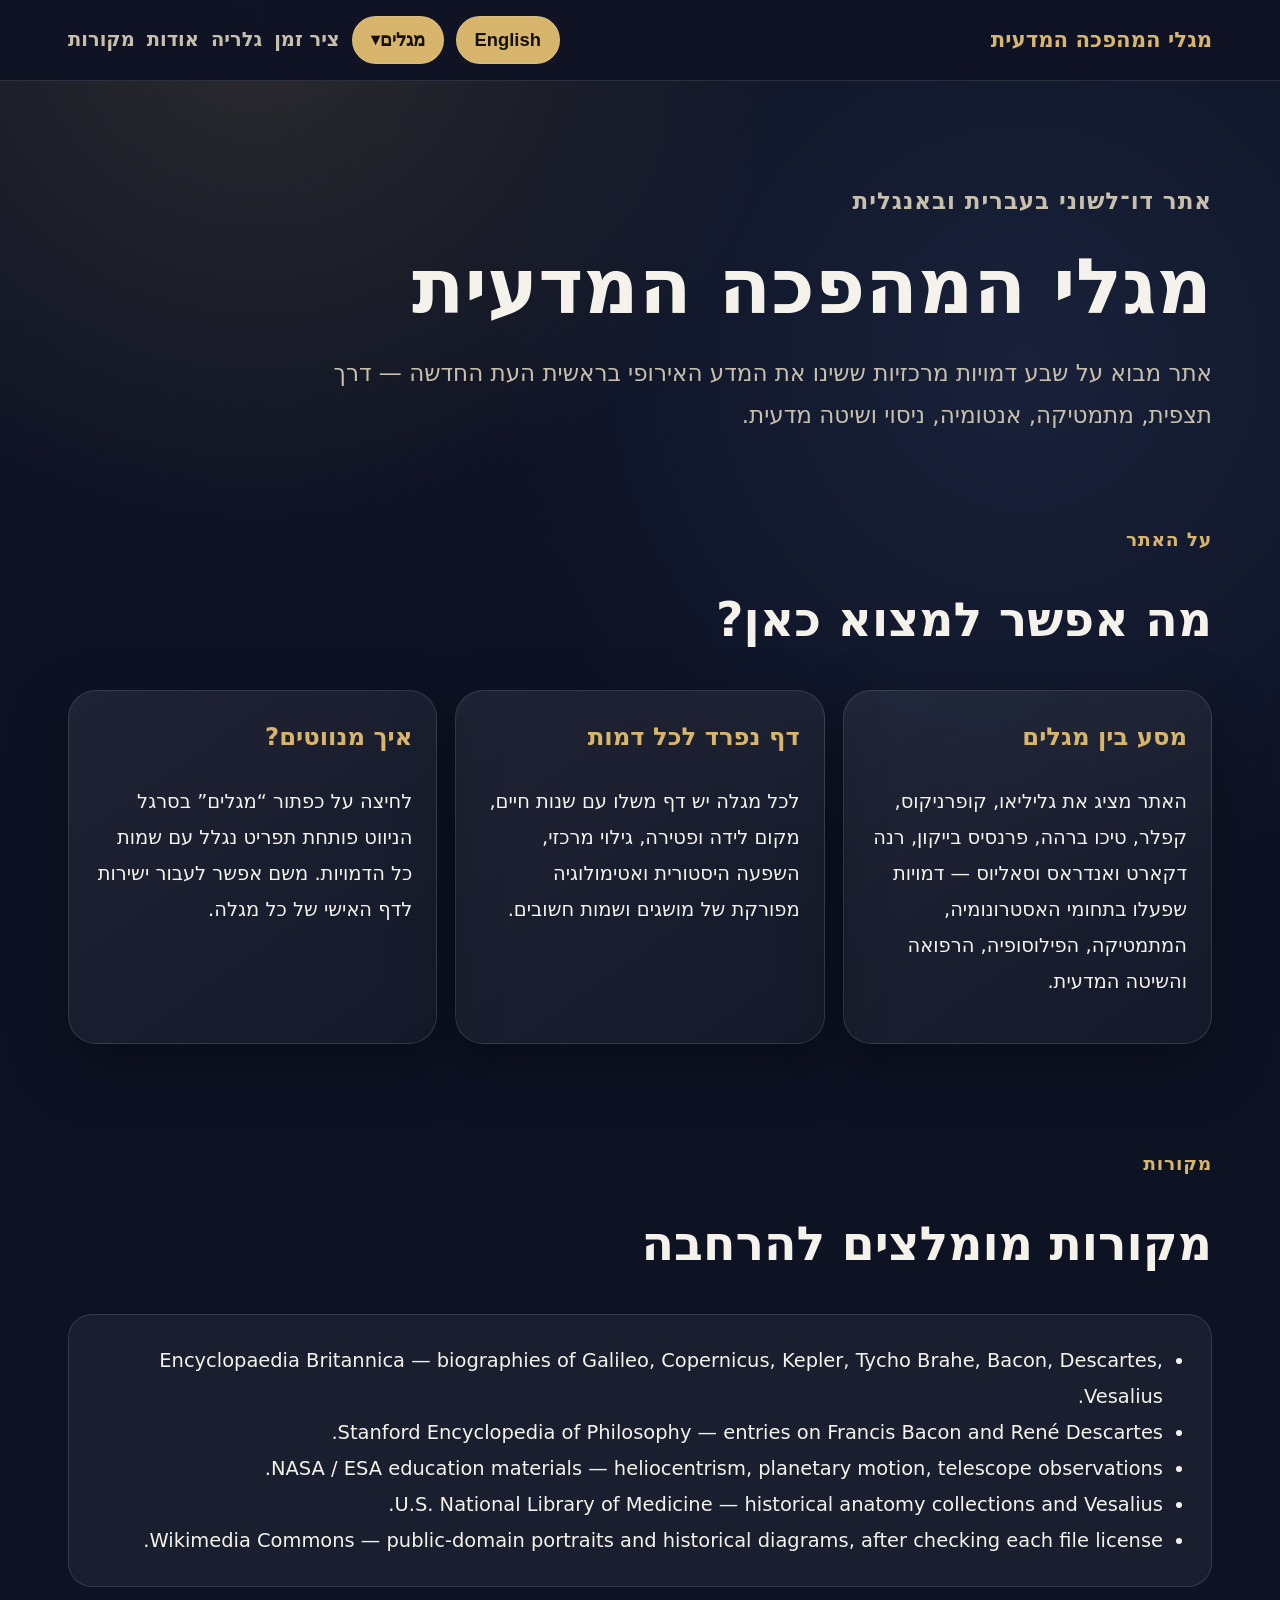
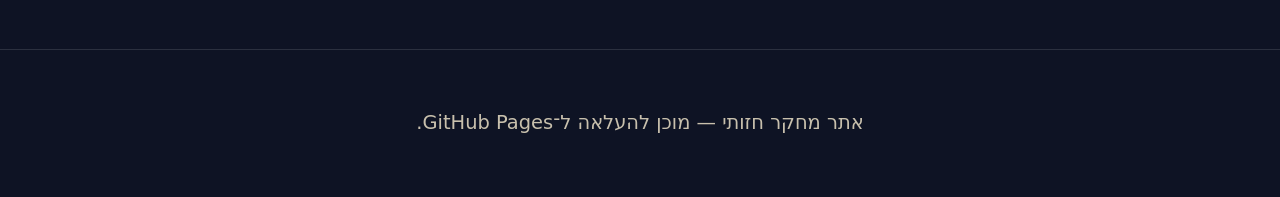
<file: index.html>
<!doctype html>
<html lang="he" dir="rtl">
<head>
  <meta charset="utf-8" />
  <meta name="viewport" content="width=device-width,initial-scale=1" />
  <title>מגלי המהפכה המדעית | Discoverers of the Scientific Revolution</title>
  <link rel="stylesheet" href="styles.css" />
</head>
<body>
<header class="site-header">
  <nav class="nav">
    <a class="brand" href="index.html">מגלי המהפכה המדעית</a>
    <div class="nav-actions">
      <button id="langBtn" class="pill">English</button>
      <div class="discoverers-menu">
        <button id="discoverersBtn" class="pill menu-button" aria-expanded="false" data-i18n="discoverersBtn">מגלים</button>
        <div id="discoverersPanel" class="discoverers-panel" aria-hidden="true"></div>
      </div>
      <a href="timeline.html" class="nav-link" data-i18n="navTimeline">ציר זמן</a>
      <a href="gallery.html" class="nav-link" data-i18n="navGallery">גלריה</a>
      <a href="about.html" class="nav-link" data-i18n="navAbout">אודות</a>
      <a href="#sources" class="nav-link" data-i18n="navSources">מקורות</a>
    </div>
  </nav>
</header>

<main id="top">
  <section class="hero compact-hero">
    <div class="hero-text">
      <p class="eyebrow" data-i18n="eyebrow">אתר דו־לשוני בעברית ובאנגלית</p>
      <h1 data-i18n="heroTitle">מגלי המהפכה המדעית</h1>
      <p data-i18n="heroSubtitle">אתר מבוא על שבע דמויות מרכזיות ששינו את המדע האירופי בראשית העת החדשה — דרך תצפית, מתמטיקה, אנטומיה, ניסוי ושיטה מדעית.</p>
    </div>
  </section>

  <section class="section home-section intro-text">
    <div class="section-head">
      <p class="eyebrow" data-i18n="introEyebrow">על האתר</p>
      <h2 data-i18n="introTitle">מה אפשר למצוא כאן?</h2>
    </div>
    <div class="intro-columns">
      <article>
        <h3 data-i18n="introOneTitle">מסע בין מגלים</h3>
        <p data-i18n="introOneText">האתר מציג את גליליאו, קופרניקוס, קפלר, טיכו ברהה, פרנסיס בייקון, רנה דקארט ואנדראס וסאליוס — דמויות שפעלו בתחומי האסטרונומיה, המתמטיקה, הפילוסופיה, הרפואה והשיטה המדעית.</p>
      </article>
      <article>
        <h3 data-i18n="introTwoTitle">דף נפרד לכל דמות</h3>
        <p data-i18n="introTwoText">לכל מגלה יש דף משלו עם שנות חיים, מקום לידה ופטירה, גילוי מרכזי, השפעה היסטורית ואטימולוגיה מפורקת של מושגים ושמות חשובים.</p>
      </article>
      <article>
        <h3 data-i18n="introThreeTitle">איך מנווטים?</h3>
        <p data-i18n="introThreeText">לחיצה על כפתור “מגלים” בסרגל הניווט פותחת תפריט נגלל עם שמות כל הדמויות. משם אפשר לעבור ישירות לדף האישי של כל מגלה.</p>
      </article>
    </div>
  </section>

  <section id="sources" class="section sources">
    <div class="section-head">
      <p class="eyebrow" data-i18n="sourcesEyebrow">מקורות</p>
      <h2 data-i18n="sourcesTitle">מקורות מומלצים להרחבה</h2>
    </div>
    <ul>
      <li>Encyclopaedia Britannica — biographies of Galileo, Copernicus, Kepler, Tycho Brahe, Bacon, Descartes, Vesalius.</li>
      <li>Stanford Encyclopedia of Philosophy — entries on Francis Bacon and René Descartes.</li>
      <li>NASA / ESA education materials — heliocentrism, planetary motion, telescope observations.</li>
      <li>U.S. National Library of Medicine — historical anatomy collections and Vesalius.</li>
      <li>Wikimedia Commons — public-domain portraits and historical diagrams, after checking each file license.</li>
    </ul>
  </section>
</main>

<footer>
  <p data-i18n="footer">אתר מחקר חזותי — מוכן להעלאה ל־GitHub Pages.</p>
</footer>

<script src="data.js"></script>
<script src="app.js"></script>
<script src="nav-extra.js"></script>
</body>
</html>
</file>
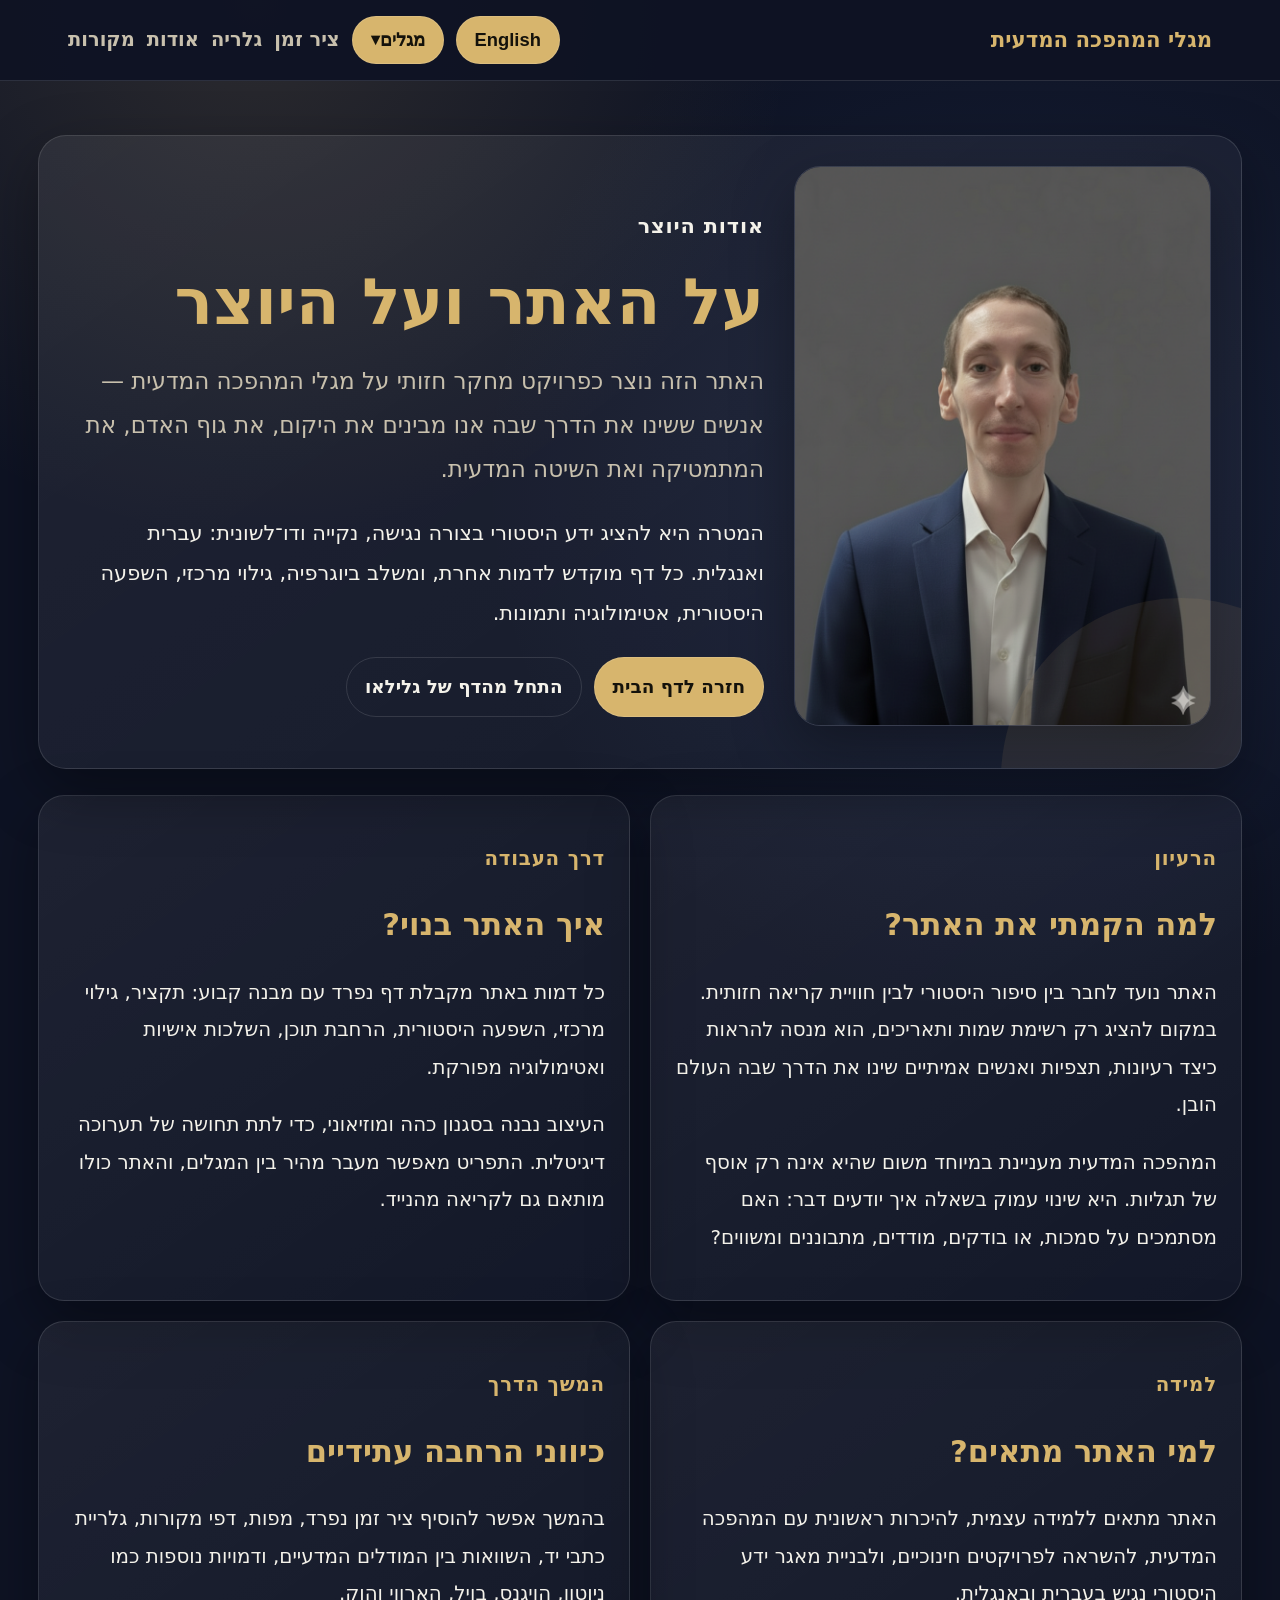
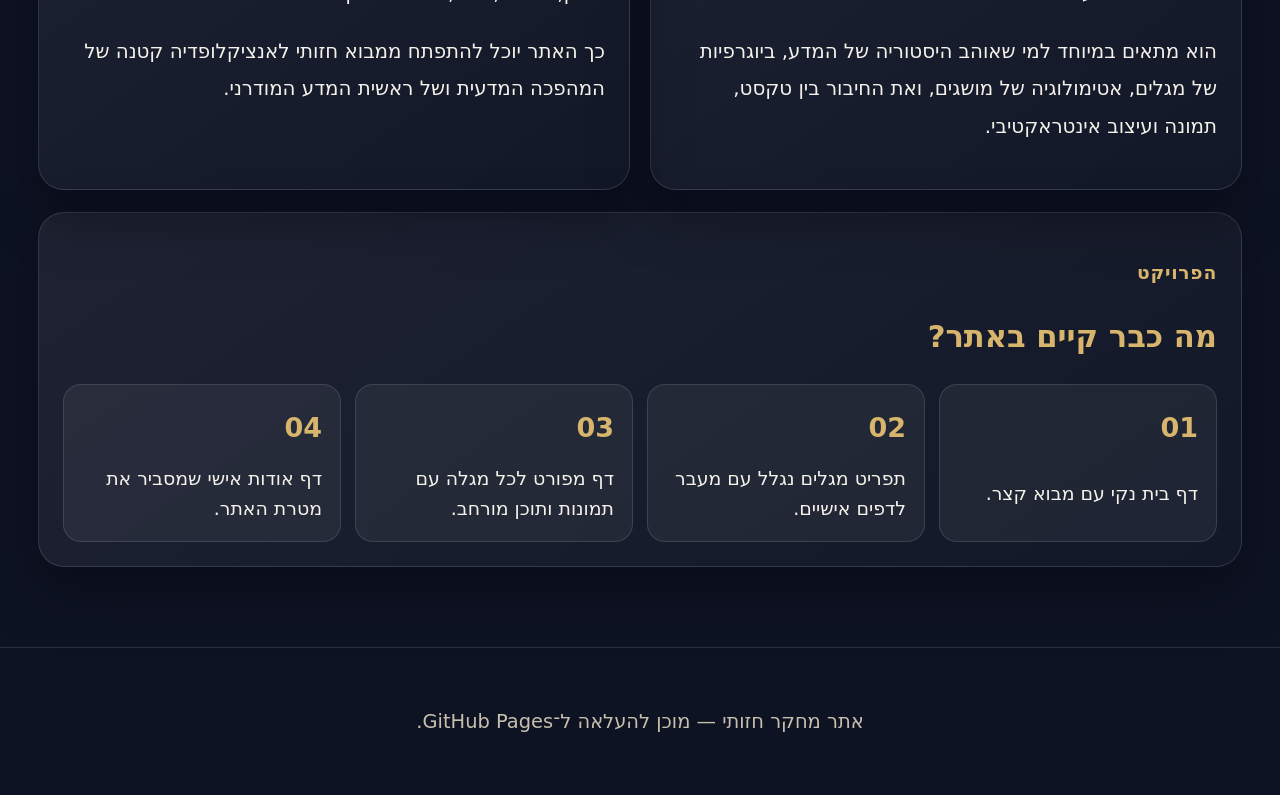
<file: about.html>
<!doctype html>
<html lang="he" dir="rtl">
<head>
  <meta charset="utf-8" />
  <meta name="viewport" content="width=device-width,initial-scale=1" />
  <title>אודות | מגלי המהפכה המדעית</title>
  <link rel="stylesheet" href="styles.css" />
</head>
<body>
<header class="site-header">
  <nav class="nav">
    <a class="brand" href="index.html">מגלי המהפכה המדעית</a>
    <div class="nav-actions">
      <button id="langBtn" class="pill">English</button>
      <div class="discoverers-menu">
        <button id="discoverersBtn" class="pill menu-button" aria-expanded="false" data-i18n="discoverersBtn">מגלים</button>
        <div id="discoverersPanel" class="discoverers-panel" aria-hidden="true"></div>
      </div>
      <a href="timeline.html" class="nav-link" data-i18n="navTimeline">ציר זמן</a>
      <a href="gallery.html" class="nav-link" data-i18n="navGallery">גלריה</a>
      <a href="about.html" class="nav-link" data-i18n="navAbout">אודות</a>
      <a href="index.html#sources" class="nav-link" data-i18n="navSources">מקורות</a>
    </div>
  </nav>
</header>

<main class="about-main upgraded-about">
  <section class="about-card about-hero-card">
    <div class="about-image-wrap">
      <img class="about-photo" src="assets/people/ramprofile.png" alt="תמונת פרופיל של יוצר האתר" onerror="this.outerHTML='<div class=&quot;fallback about-fallback&quot;>התמונה assets/people/ramprofile.png עדיין לא נטענה או שהשם שלה שונה.</div>'">
    </div>
    <div class="about-content">
      <p class="eyebrow" data-i18n="aboutEyebrow">אודות היוצר</p>
      <h1 data-i18n="aboutTitle">על האתר ועל היוצר</h1>
      <p class="lead" data-i18n="aboutTextOne">האתר הזה נוצר כפרויקט מחקר חזותי על מגלי המהפכה המדעית — אנשים ששינו את הדרך שבה אנו מבינים את היקום, את גוף האדם, את המתמטיקה ואת השיטה המדעית.</p>
      <p data-i18n="aboutTextTwo">המטרה היא להציג ידע היסטורי בצורה נגישה, נקייה ודו־לשונית: עברית ואנגלית. כל דף מוקדש לדמות אחרת, ומשלב ביוגרפיה, גילוי מרכזי, השפעה היסטורית, אטימולוגיה ותמונות.</p>
      <div class="about-actions">
        <a class="button" href="index.html" data-i18n="aboutBack">חזרה לדף הבית</a>
        <a class="button secondary-button" href="discoverer.html?id=galileo" data-i18n="aboutStart">התחל מהדף של גלילאו</a>
      </div>
    </div>
  </section>

  <section class="about-grid">
    <article class="about-panel">
      <p class="eyebrow" data-i18n="aboutWhyEyebrow">הרעיון</p>
      <h2 data-i18n="aboutWhyTitle">למה הקמתי את האתר?</h2>
      <p data-i18n="aboutWhyTextOne">האתר נועד לחבר בין סיפור היסטורי לבין חוויית קריאה חזותית. במקום להציג רק רשימת שמות ותאריכים, הוא מנסה להראות כיצד רעיונות, תצפיות ואנשים אמיתיים שינו את הדרך שבה העולם הובן.</p>
      <p data-i18n="aboutWhyTextTwo">המהפכה המדעית מעניינת במיוחד משום שהיא אינה רק אוסף של תגליות. היא שינוי עמוק בשאלה איך יודעים דבר: האם מסתמכים על סמכות, או בודקים, מודדים, מתבוננים ומשווים?</p>
    </article>

    <article class="about-panel">
      <p class="eyebrow" data-i18n="aboutMethodEyebrow">דרך העבודה</p>
      <h2 data-i18n="aboutMethodTitle">איך האתר בנוי?</h2>
      <p data-i18n="aboutMethodTextOne">כל דמות באתר מקבלת דף נפרד עם מבנה קבוע: תקציר, גילוי מרכזי, השפעה היסטורית, הרחבת תוכן, השלכות אישיות ואטימולוגיה מפורקת.</p>
      <p data-i18n="aboutMethodTextTwo">העיצוב נבנה בסגנון כהה ומוזיאוני, כדי לתת תחושה של תערוכה דיגיטלית. התפריט מאפשר מעבר מהיר בין המגלים, והאתר כולו מותאם גם לקריאה מהנייד.</p>
    </article>

    <article class="about-panel">
      <p class="eyebrow" data-i18n="aboutLearningEyebrow">למידה</p>
      <h2 data-i18n="aboutLearningTitle">למי האתר מתאים?</h2>
      <p data-i18n="aboutLearningTextOne">האתר מתאים ללמידה עצמית, להיכרות ראשונית עם המהפכה המדעית, להשראה לפרויקטים חינוכיים, ולבניית מאגר ידע היסטורי נגיש בעברית ובאנגלית.</p>
      <p data-i18n="aboutLearningTextTwo">הוא מתאים במיוחד למי שאוהב היסטוריה של המדע, ביוגרפיות של מגלים, אטימולוגיה של מושגים, ואת החיבור בין טקסט, תמונה ועיצוב אינטראקטיבי.</p>
    </article>

    <article class="about-panel">
      <p class="eyebrow" data-i18n="aboutFutureEyebrow">המשך הדרך</p>
      <h2 data-i18n="aboutFutureTitle">כיווני הרחבה עתידיים</h2>
      <p data-i18n="aboutFutureTextOne">בהמשך אפשר להוסיף ציר זמן נפרד, מפות, דפי מקורות, גלריית כתבי יד, השוואות בין המודלים המדעיים, ודמויות נוספות כמו ניוטון, הויגנס, בויל, הארווי והוק.</p>
      <p data-i18n="aboutFutureTextTwo">כך האתר יוכל להתפתח ממבוא חזותי לאנציקלופדיה קטנה של המהפכה המדעית ושל ראשית המדע המודרני.</p>
    </article>
  </section>

  <section class="about-timeline-preview">
    <p class="eyebrow" data-i18n="aboutProjectEyebrow">הפרויקט</p>
    <h2 data-i18n="aboutProjectTitle">מה כבר קיים באתר?</h2>
    <div class="about-steps">
      <div><strong>01</strong><span data-i18n="aboutStepOne">דף בית נקי עם מבוא קצר.</span></div>
      <div><strong>02</strong><span data-i18n="aboutStepTwo">תפריט מגלים נגלל עם מעבר לדפים אישיים.</span></div>
      <div><strong>03</strong><span data-i18n="aboutStepThree">דף מפורט לכל מגלה עם תמונות ותוכן מורחב.</span></div>
      <div><strong>04</strong><span data-i18n="aboutStepFour">דף אודות אישי שמסביר את מטרת האתר.</span></div>
    </div>
  </section>
</main>

<footer>
  <p data-i18n="footer">אתר מחקר חזותי — מוכן להעלאה ל־GitHub Pages.</p>
</footer>

<script src="data.js"></script>
<script src="app.js"></script>
<script src="nav-extra.js"></script>
</body>
</html>
</file>
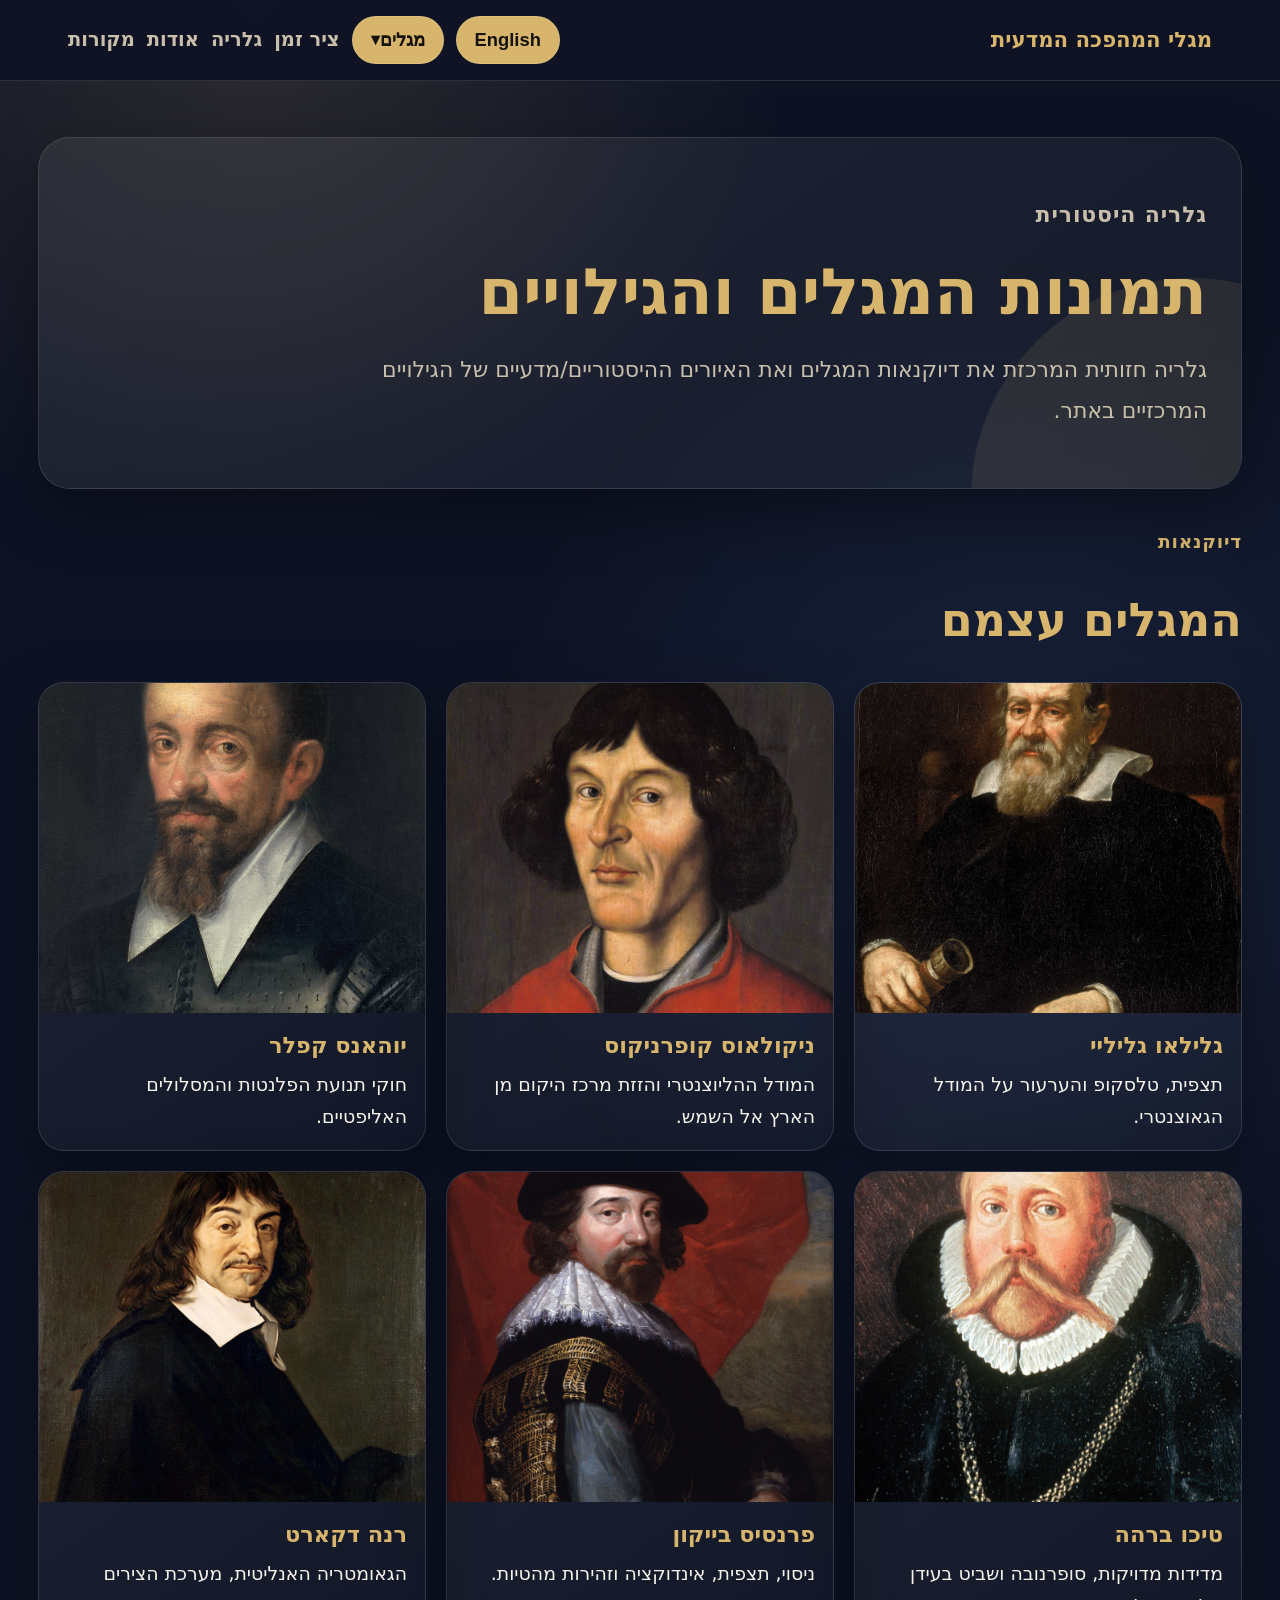
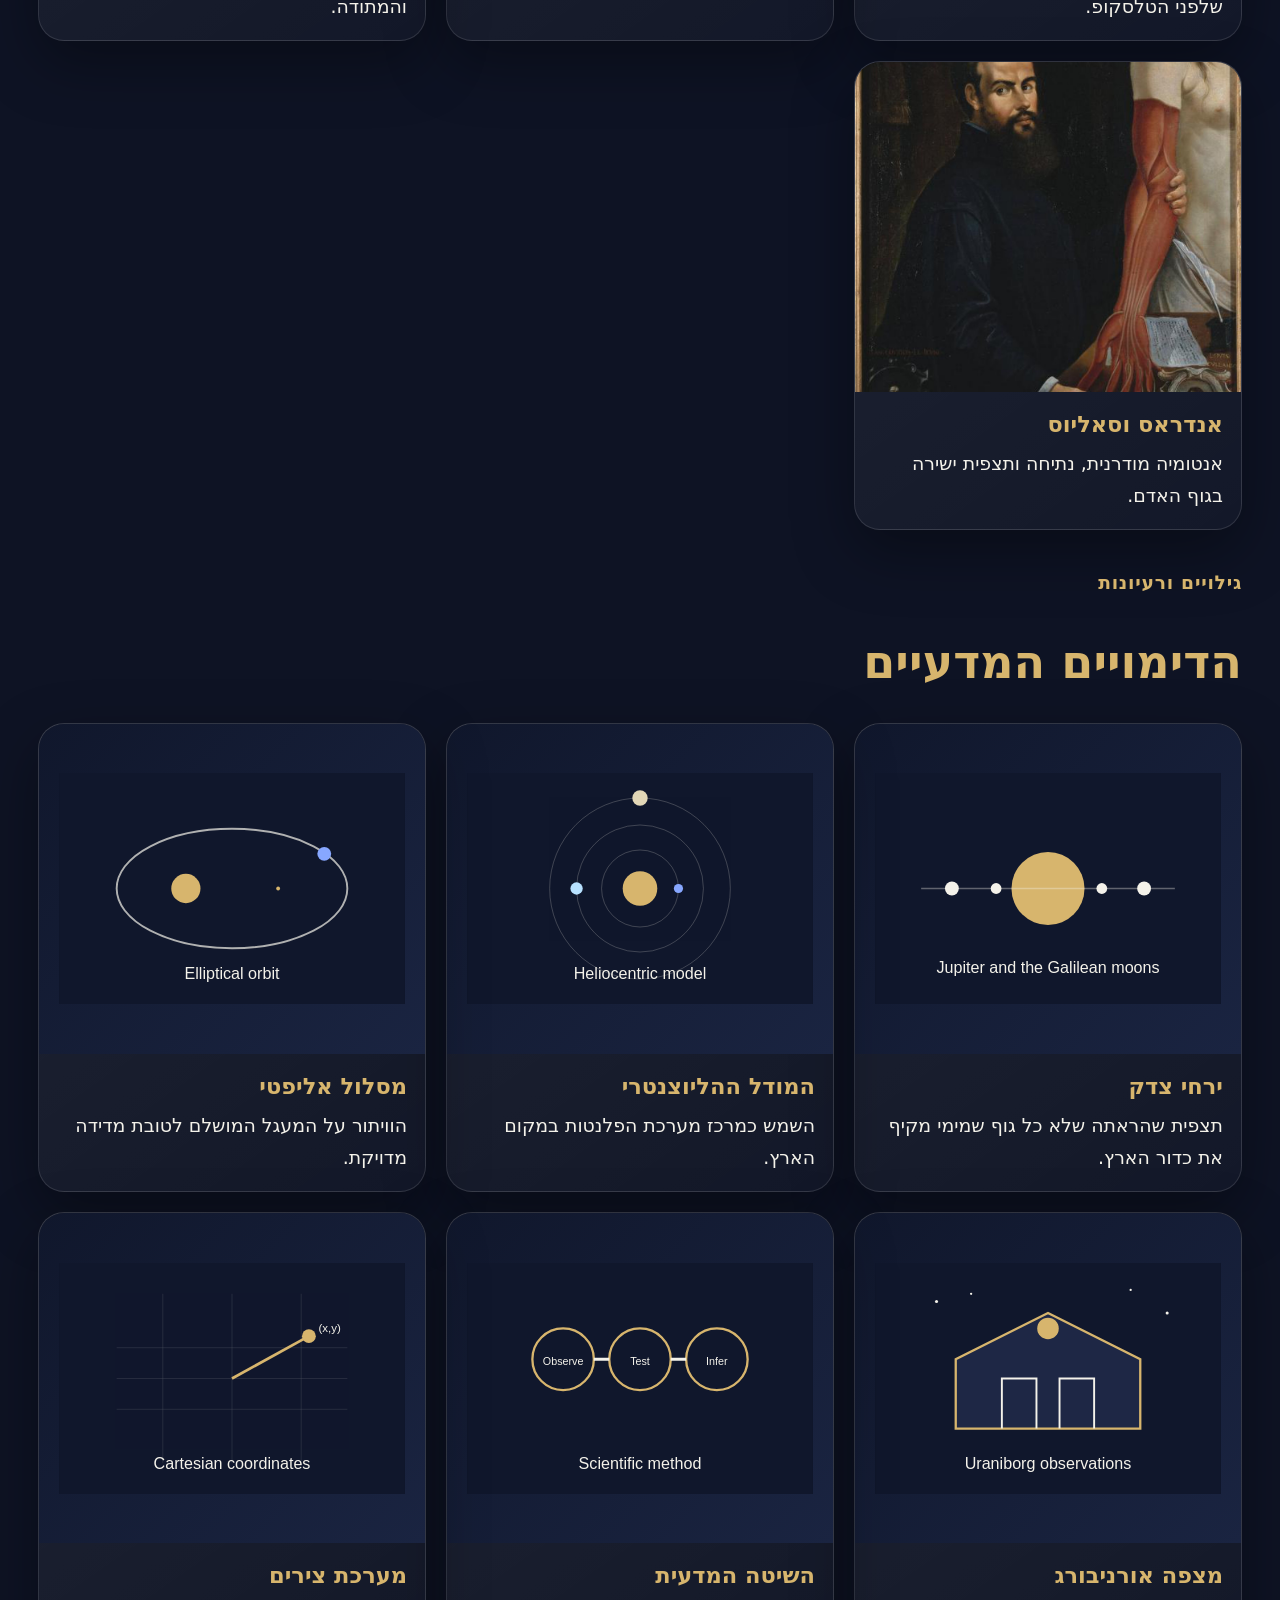
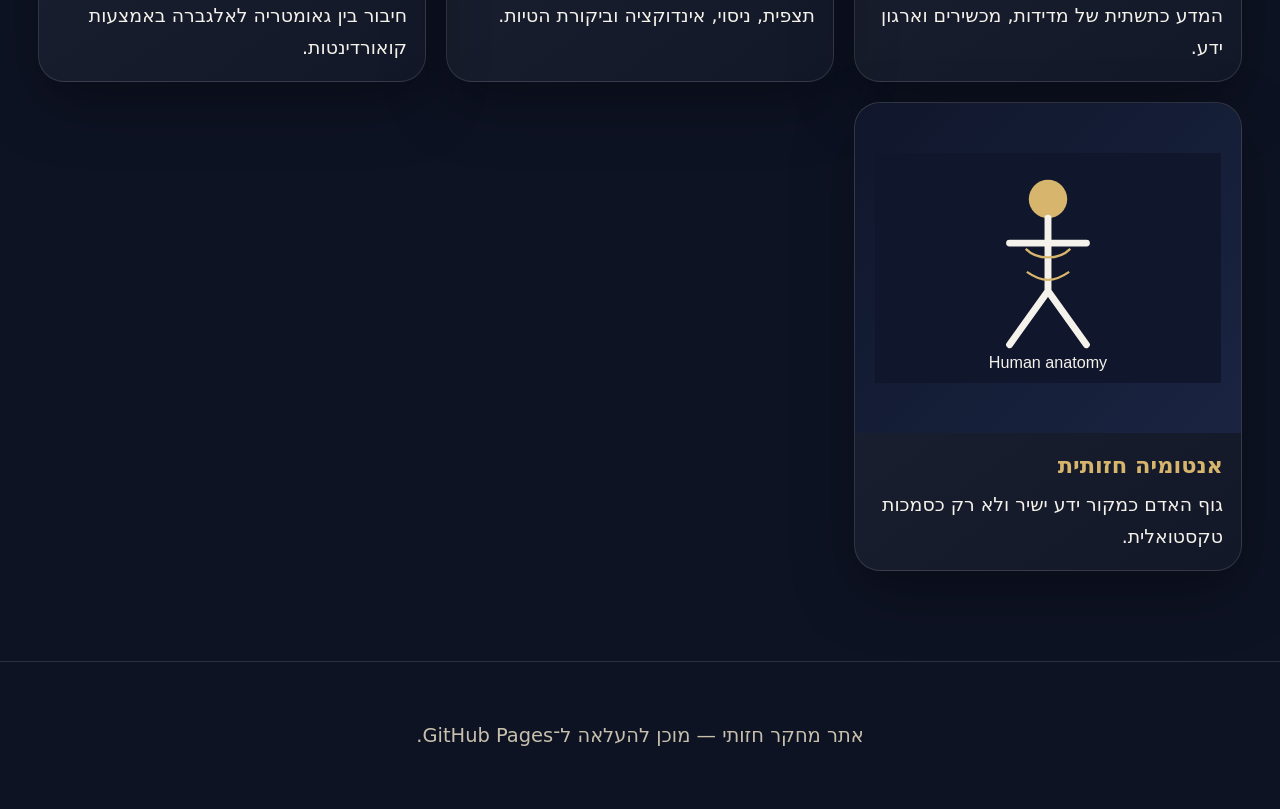
<file: gallery.html>
<!doctype html>
<html lang="he" dir="rtl">
<head>
  <meta charset="utf-8" />
  <meta name="viewport" content="width=device-width,initial-scale=1" />
  <title>גלריה היסטורית | מגלי המהפכה המדעית</title>
  <link rel="stylesheet" href="styles.css" />
  <link rel="stylesheet" href="gallery.css" />
</head>
<body>
<header class="site-header">
  <nav class="nav">
    <a class="brand" href="index.html">מגלי המהפכה המדעית</a>
    <div class="nav-actions">
      <button id="langBtn" class="pill">English</button>
      <div class="discoverers-menu">
        <button id="discoverersBtn" class="pill menu-button" aria-expanded="false" data-i18n="discoverersBtn">מגלים</button>
        <div id="discoverersPanel" class="discoverers-panel" aria-hidden="true"></div>
      </div>
      <a href="timeline.html" class="nav-link" data-i18n="navTimeline">ציר זמן</a>
      <a href="gallery.html" class="nav-link" data-i18n="navGallery">גלריה</a>
      <a href="about.html" class="nav-link" data-i18n="navAbout">אודות</a>
      <a href="index.html#sources" class="nav-link" data-i18n="navSources">מקורות</a>
    </div>
  </nav>
</header>

<main class="gallery-main">
  <section class="gallery-hero">
    <p class="eyebrow" data-i18n="galleryEyebrow">גלריה היסטורית</p>
    <h1 data-i18n="galleryTitle">תמונות המגלים והגילויים</h1>
    <p data-i18n="galleryIntro">גלריה חזותית המרכזת את דיוקנאות המגלים ואת האיורים ההיסטוריים/מדעיים של הגילויים המרכזיים באתר.</p>
  </section>

  <section class="gallery-section">
    <div class="gallery-section-head">
      <p class="eyebrow" data-i18n="galleryPortraitsEyebrow">דיוקנאות</p>
      <h2 data-i18n="galleryPortraitsTitle">המגלים עצמם</h2>
    </div>
    <div class="gallery-grid">
      <figure class="gallery-card"><img src="assets/people/galileo-galilei-portrait.jpg" alt="Galileo Galilei"><figcaption><strong data-i18n="gGalileoTitle">גלילאו גליליי</strong><span data-i18n="gGalileoText">תצפית, טלסקופ והערעור על המודל הגאוצנטרי.</span></figcaption></figure>
      <figure class="gallery-card"><img src="assets/people/nicolaus-copernicus-portrait.jpg" alt="Nicolaus Copernicus"><figcaption><strong data-i18n="gCopernicusTitle">ניקולאוס קופרניקוס</strong><span data-i18n="gCopernicusText">המודל ההליוצנטרי והזזת מרכז היקום מן הארץ אל השמש.</span></figcaption></figure>
      <figure class="gallery-card"><img src="assets/people/johannes-kepler-portrait.jpg" alt="Johannes Kepler"><figcaption><strong data-i18n="gKeplerTitle">יוהאנס קפלר</strong><span data-i18n="gKeplerText">חוקי תנועת הפלנטות והמסלולים האליפטיים.</span></figcaption></figure>
      <figure class="gallery-card"><img src="assets/people/tycho-brahe-portrait.jpg" alt="Tycho Brahe"><figcaption><strong data-i18n="gTychoTitle">טיכו ברהה</strong><span data-i18n="gTychoText">מדידות מדויקות, סופרנובה ושביט בעידן שלפני הטלסקופ.</span></figcaption></figure>
      <figure class="gallery-card"><img src="assets/people/francis-bacon-portrait.jpg" alt="Francis Bacon"><figcaption><strong data-i18n="gBaconTitle">פרנסיס בייקון</strong><span data-i18n="gBaconText">ניסוי, תצפית, אינדוקציה וזהירות מהטיות.</span></figcaption></figure>
      <figure class="gallery-card"><img src="assets/people/rene-descartes-portrait.jpg" alt="René Descartes"><figcaption><strong data-i18n="gDescartesTitle">רנה דקארט</strong><span data-i18n="gDescartesText">הגאומטריה האנליטית, מערכת הצירים והמתודה.</span></figcaption></figure>
      <figure class="gallery-card"><img src="assets/people/andreas-vesalius-portrait.jpg" alt="Andreas Vesalius"><figcaption><strong data-i18n="gVesaliusTitle">אנדראס וסאליוס</strong><span data-i18n="gVesaliusText">אנטומיה מודרנית, נתיחה ותצפית ישירה בגוף האדם.</span></figcaption></figure>
    </div>
  </section>

  <section class="gallery-section">
    <div class="gallery-section-head">
      <p class="eyebrow" data-i18n="galleryDiscoveriesEyebrow">גילויים ורעיונות</p>
      <h2 data-i18n="galleryDiscoveriesTitle">הדימויים המדעיים</h2>
    </div>
    <div class="gallery-grid discovery-grid">
      <figure class="gallery-card wide-card"><img src="assets/discoveries/galileo-jupiter-moons.svg" alt="Galileo Jupiter moons"><figcaption><strong data-i18n="dGalileoTitle">ירחי צדק</strong><span data-i18n="dGalileoText">תצפית שהראתה שלא כל גוף שמימי מקיף את כדור הארץ.</span></figcaption></figure>
      <figure class="gallery-card wide-card"><img src="assets/discoveries/copernicus-heliocentric-model.svg" alt="Copernican heliocentric model"><figcaption><strong data-i18n="dCopernicusTitle">המודל ההליוצנטרי</strong><span data-i18n="dCopernicusText">השמש כמרכז מערכת הפלנטות במקום הארץ.</span></figcaption></figure>
      <figure class="gallery-card wide-card"><img src="assets/discoveries/kepler-elliptical-orbit.svg" alt="Kepler elliptical orbit"><figcaption><strong data-i18n="dKeplerTitle">מסלול אליפטי</strong><span data-i18n="dKeplerText">הוויתור על המעגל המושלם לטובת מדידה מדויקת.</span></figcaption></figure>
      <figure class="gallery-card wide-card"><img src="assets/discoveries/tycho-observatory.svg" alt="Tycho observatory"><figcaption><strong data-i18n="dTychoTitle">מצפה אורניבורג</strong><span data-i18n="dTychoText">המדע כתשתית של מדידות, מכשירים וארגון ידע.</span></figcaption></figure>
      <figure class="gallery-card wide-card"><img src="assets/discoveries/bacon-scientific-method.svg" alt="Bacon scientific method"><figcaption><strong data-i18n="dBaconTitle">השיטה המדעית</strong><span data-i18n="dBaconText">תצפית, ניסוי, אינדוקציה וביקורת הטיות.</span></figcaption></figure>
      <figure class="gallery-card wide-card"><img src="assets/discoveries/descartes-coordinate-plane.svg" alt="Cartesian coordinate plane"><figcaption><strong data-i18n="dDescartesTitle">מערכת צירים</strong><span data-i18n="dDescartesText">חיבור בין גאומטריה לאלגברה באמצעות קואורדינטות.</span></figcaption></figure>
      <figure class="gallery-card wide-card"><img src="assets/discoveries/vesalius-anatomy-study.svg" alt="Vesalius anatomy"><figcaption><strong data-i18n="dVesaliusTitle">אנטומיה חזותית</strong><span data-i18n="dVesaliusText">גוף האדם כמקור ידע ישיר ולא רק כסמכות טקסטואלית.</span></figcaption></figure>
    </div>
  </section>
</main>

<footer>
  <p data-i18n="footer">אתר מחקר חזותי — מוכן להעלאה ל־GitHub Pages.</p>
</footer>

<script src="data.js"></script>
<script src="app.js"></script>
<script src="gallery-translations.js"></script>
</body>
</html>
</file>
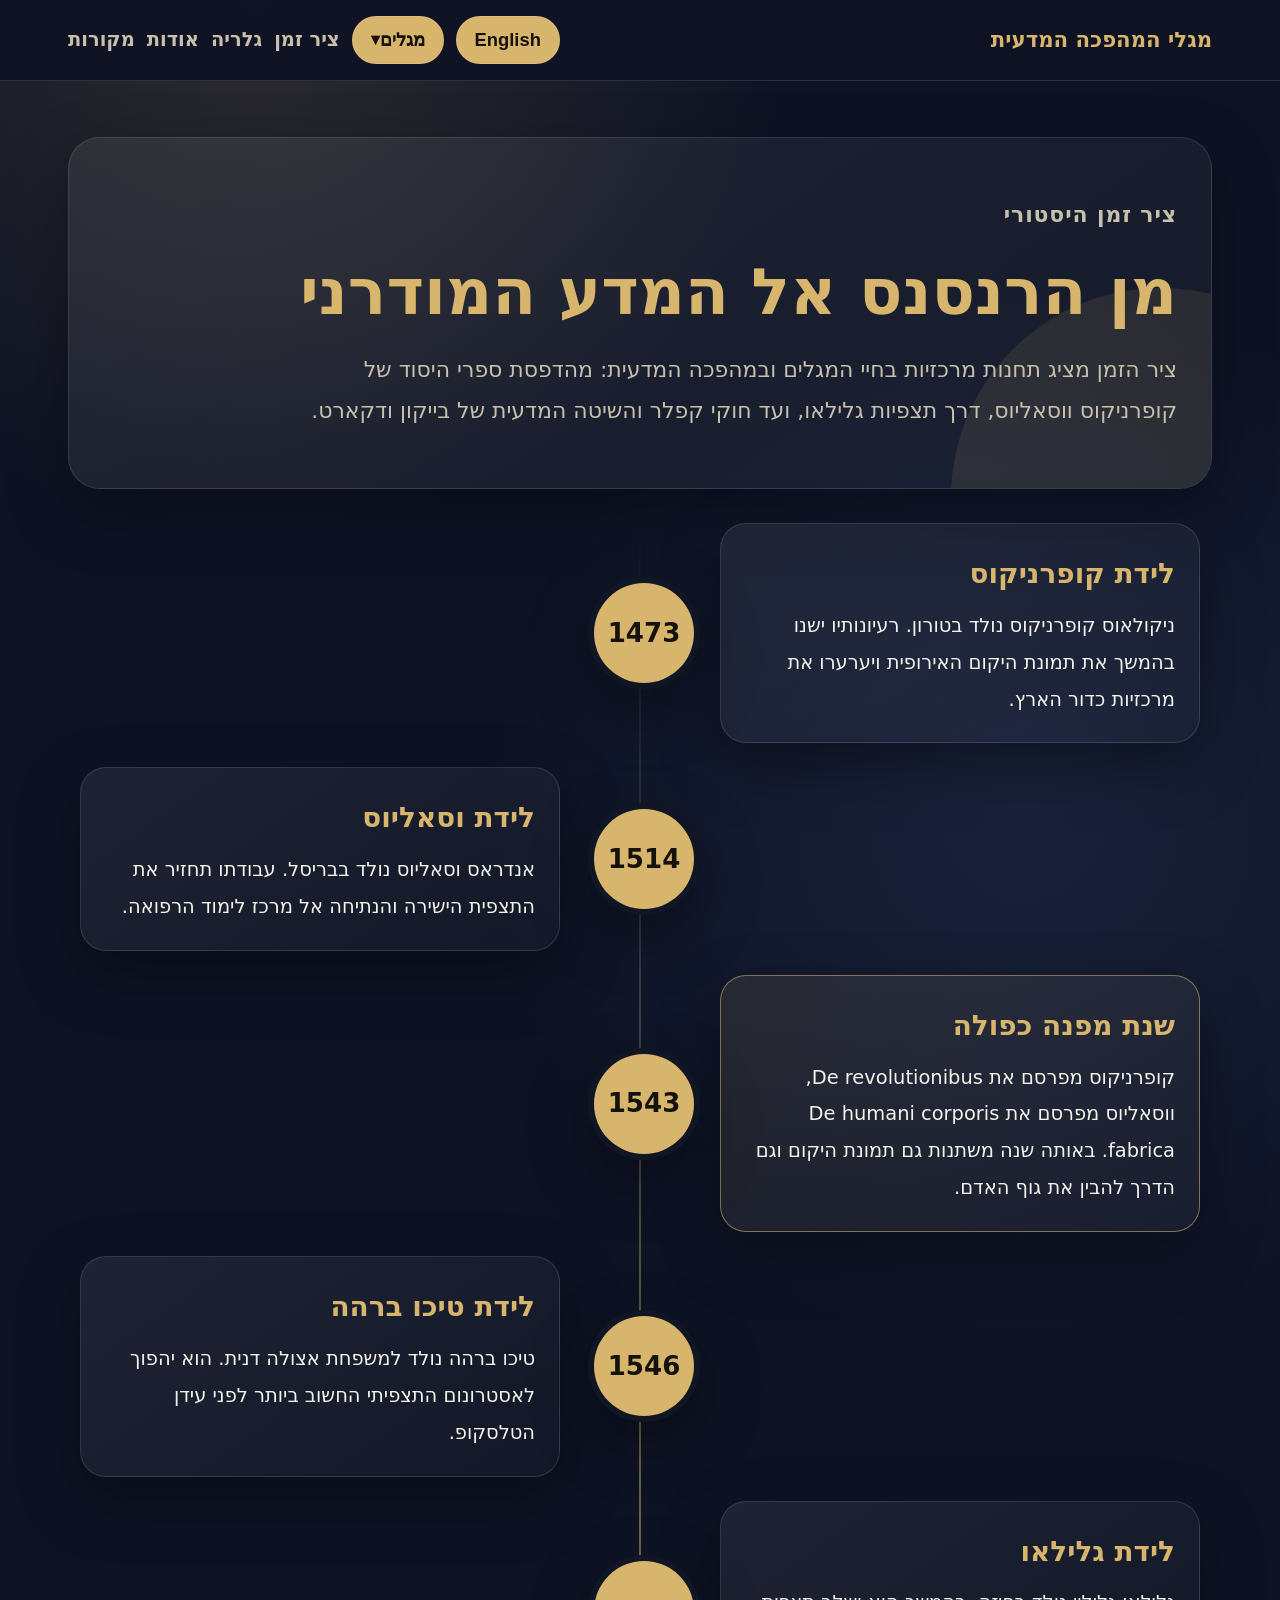
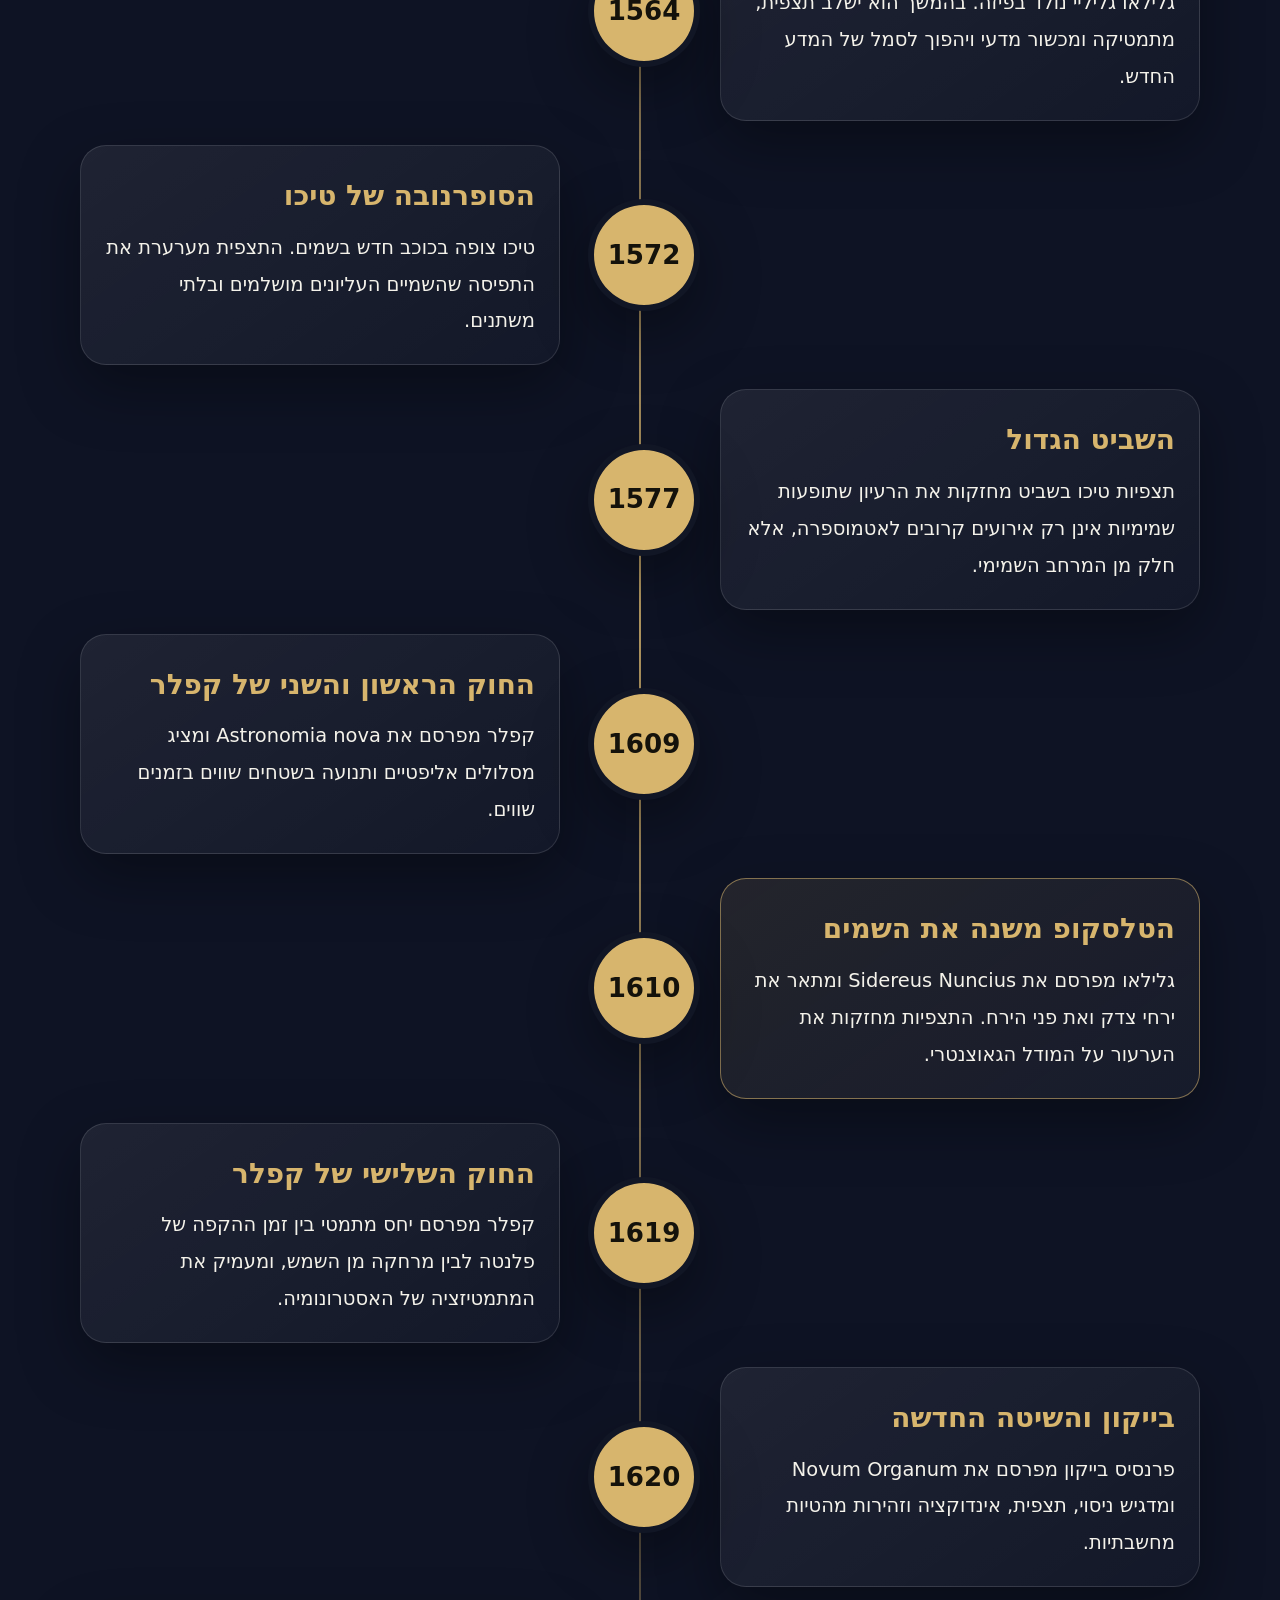
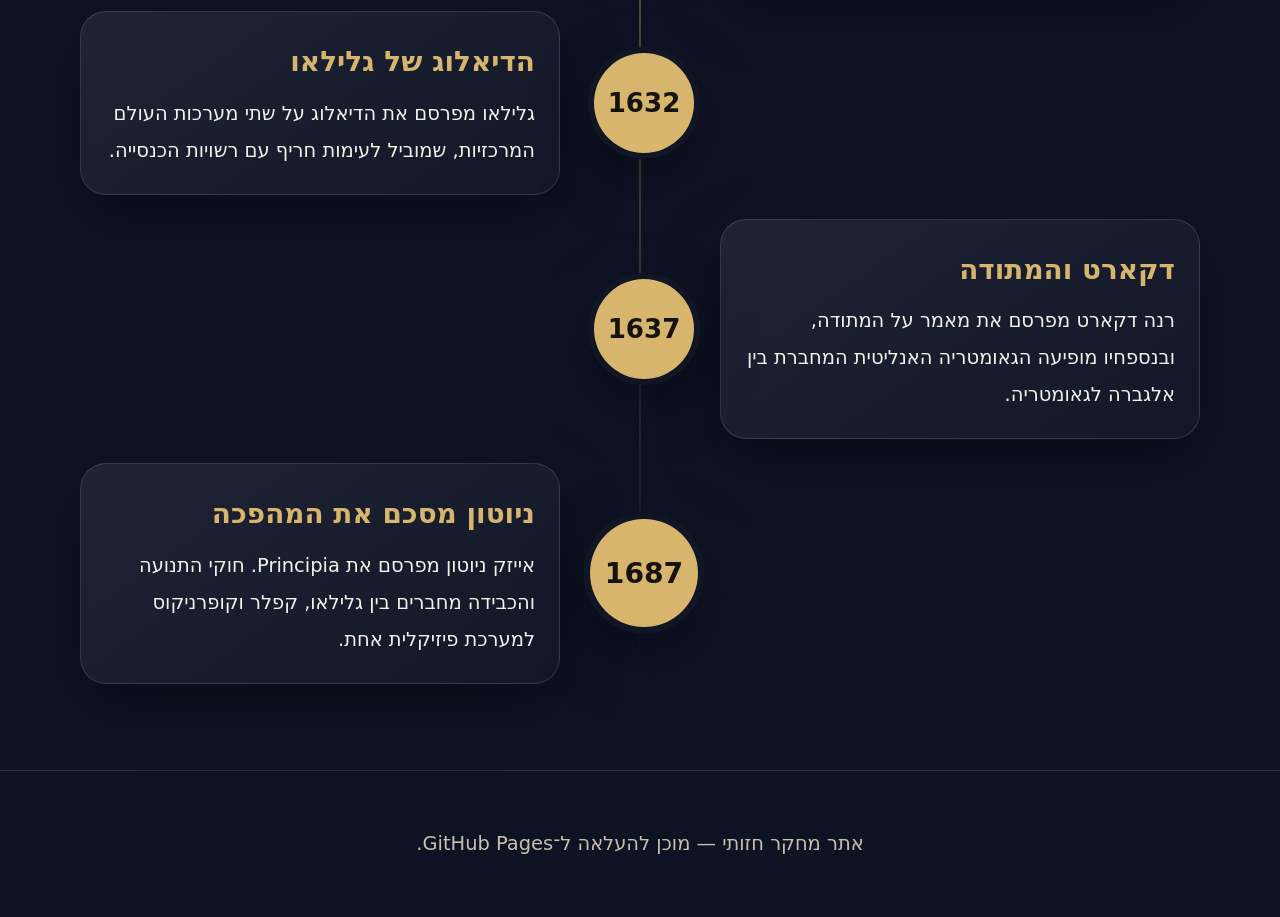
<file: timeline.html>
<!doctype html>
<html lang="he" dir="rtl">
<head>
  <meta charset="utf-8" />
  <meta name="viewport" content="width=device-width,initial-scale=1" />
  <title>ציר זמן | מגלי המהפכה המדעית</title>
  <link rel="stylesheet" href="styles.css" />
  <link rel="stylesheet" href="timeline.css" />
</head>
<body>
<header class="site-header">
  <nav class="nav">
    <a class="brand" href="index.html">מגלי המהפכה המדעית</a>
    <div class="nav-actions">
      <button id="langBtn" class="pill">English</button>
      <div class="discoverers-menu">
        <button id="discoverersBtn" class="pill menu-button" aria-expanded="false" data-i18n="discoverersBtn">מגלים</button>
        <div id="discoverersPanel" class="discoverers-panel" aria-hidden="true"></div>
      </div>
      <a href="timeline.html" class="nav-link" data-i18n="navTimeline">ציר זמן</a>
      <a href="gallery.html" class="nav-link" data-i18n="navGallery">גלריה</a>
      <a href="about.html" class="nav-link" data-i18n="navAbout">אודות</a>
      <a href="index.html#sources" class="nav-link" data-i18n="navSources">מקורות</a>
    </div>
  </nav>
</header>

<main class="timeline-main">
  <section class="timeline-hero">
    <p class="eyebrow" data-i18n="timelineEyebrow">ציר זמן היסטורי</p>
    <h1 data-i18n="timelineTitle">מן הרנסנס אל המדע המודרני</h1>
    <p data-i18n="timelineIntro">ציר הזמן מציג תחנות מרכזיות בחיי המגלים ובמהפכה המדעית: מהדפסת ספרי היסוד של קופרניקוס ווסאליוס, דרך תצפיות גלילאו, ועד חוקי קפלר והשיטה המדעית של בייקון ודקארט.</p>
  </section>

  <section class="timeline-wrap" aria-label="Scientific Revolution Timeline">
    <article class="timeline-item"><div class="timeline-year">1473</div><div class="timeline-card"><h2 data-i18n="tl1473Title">לידת קופרניקוס</h2><p data-i18n="tl1473Text">ניקולאוס קופרניקוס נולד בטורון. רעיונותיו ישנו בהמשך את תמונת היקום האירופית ויערערו את מרכזיות כדור הארץ.</p></div></article>
    <article class="timeline-item"><div class="timeline-year">1514</div><div class="timeline-card"><h2 data-i18n="tl1514Title">לידת וסאליוס</h2><p data-i18n="tl1514Text">אנדראס וסאליוס נולד בבריסל. עבודתו תחזיר את התצפית הישירה והנתיחה אל מרכז לימוד הרפואה.</p></div></article>
    <article class="timeline-item highlight"><div class="timeline-year">1543</div><div class="timeline-card"><h2 data-i18n="tl1543Title">שנת מפנה כפולה</h2><p data-i18n="tl1543Text">קופרניקוס מפרסם את De revolutionibus, ווסאליוס מפרסם את De humani corporis fabrica. באותה שנה משתנות גם תמונת היקום וגם הדרך להבין את גוף האדם.</p></div></article>
    <article class="timeline-item"><div class="timeline-year">1546</div><div class="timeline-card"><h2 data-i18n="tl1546Title">לידת טיכו ברהה</h2><p data-i18n="tl1546Text">טיכו ברהה נולד למשפחת אצולה דנית. הוא יהפוך לאסטרונום התצפיתי החשוב ביותר לפני עידן הטלסקופ.</p></div></article>
    <article class="timeline-item"><div class="timeline-year">1564</div><div class="timeline-card"><h2 data-i18n="tl1564Title">לידת גלילאו</h2><p data-i18n="tl1564Text">גלילאו גליליי נולד בפיזה. בהמשך הוא ישלב תצפית, מתמטיקה ומכשור מדעי ויהפוך לסמל של המדע החדש.</p></div></article>
    <article class="timeline-item"><div class="timeline-year">1572</div><div class="timeline-card"><h2 data-i18n="tl1572Title">הסופרנובה של טיכו</h2><p data-i18n="tl1572Text">טיכו צופה בכוכב חדש בשמים. התצפית מערערת את התפיסה שהשמיים העליונים מושלמים ובלתי משתנים.</p></div></article>
    <article class="timeline-item"><div class="timeline-year">1577</div><div class="timeline-card"><h2 data-i18n="tl1577Title">השביט הגדול</h2><p data-i18n="tl1577Text">תצפיות טיכו בשביט מחזקות את הרעיון שתופעות שמימיות אינן רק אירועים קרובים לאטמוספרה, אלא חלק מן המרחב השמימי.</p></div></article>
    <article class="timeline-item"><div class="timeline-year">1609</div><div class="timeline-card"><h2 data-i18n="tl1609Title">החוק הראשון והשני של קפלר</h2><p data-i18n="tl1609Text">קפלר מפרסם את Astronomia nova ומציג מסלולים אליפטיים ותנועה בשטחים שווים בזמנים שווים.</p></div></article>
    <article class="timeline-item highlight"><div class="timeline-year">1610</div><div class="timeline-card"><h2 data-i18n="tl1610Title">הטלסקופ משנה את השמים</h2><p data-i18n="tl1610Text">גלילאו מפרסם את Sidereus Nuncius ומתאר את ירחי צדק ואת פני הירח. התצפיות מחזקות את הערעור על המודל הגאוצנטרי.</p></div></article>
    <article class="timeline-item"><div class="timeline-year">1619</div><div class="timeline-card"><h2 data-i18n="tl1619Title">החוק השלישי של קפלר</h2><p data-i18n="tl1619Text">קפלר מפרסם יחס מתמטי בין זמן ההקפה של פלנטה לבין מרחקה מן השמש, ומעמיק את המתמטיזציה של האסטרונומיה.</p></div></article>
    <article class="timeline-item"><div class="timeline-year">1620</div><div class="timeline-card"><h2 data-i18n="tl1620Title">בייקון והשיטה החדשה</h2><p data-i18n="tl1620Text">פרנסיס בייקון מפרסם את Novum Organum ומדגיש ניסוי, תצפית, אינדוקציה וזהירות מהטיות מחשבתיות.</p></div></article>
    <article class="timeline-item"><div class="timeline-year">1632</div><div class="timeline-card"><h2 data-i18n="tl1632Title">הדיאלוג של גלילאו</h2><p data-i18n="tl1632Text">גלילאו מפרסם את הדיאלוג על שתי מערכות העולם המרכזיות, שמוביל לעימות חריף עם רשויות הכנסייה.</p></div></article>
    <article class="timeline-item"><div class="timeline-year">1637</div><div class="timeline-card"><h2 data-i18n="tl1637Title">דקארט והמתודה</h2><p data-i18n="tl1637Text">רנה דקארט מפרסם את מאמר על המתודה, ובנספחיו מופיעה הגאומטריה האנליטית המחברת בין אלגברה לגאומטריה.</p></div></article>
    <article class="timeline-item final"><div class="timeline-year">1687</div><div class="timeline-card"><h2 data-i18n="tl1687Title">ניוטון מסכם את המהפכה</h2><p data-i18n="tl1687Text">אייזק ניוטון מפרסם את Principia. חוקי התנועה והכבידה מחברים בין גלילאו, קפלר וקופרניקוס למערכת פיזיקלית אחת.</p></div></article>
  </section>
</main>

<footer><p data-i18n="footer">אתר מחקר חזותי — מוכן להעלאה ל־GitHub Pages.</p></footer>
<script src="data.js"></script>
<script src="app.js"></script>
<script src="timeline-translations.js"></script>
<script src="nav-extra.js"></script>
</body>
</html>
</file>
<file: styles.css>
:root{
  --bg:#0e1324;
  --panel:#161d35;
  --panel2:#1e2745;
  --text:#f4f2ea;
  --muted:#c8c0ad;
  --accent:#d7b56d;
  --line:rgba(255,255,255,.12);
  --shadow:0 22px 60px rgba(0,0,0,.35);
}
*{box-sizing:border-box}
html{scroll-behavior:smooth;font-size:18px}
body{
  margin:0;
  font-family: system-ui, -apple-system, "Segoe UI", Arial, sans-serif;
  background:
    radial-gradient(circle at 20% 0%, rgba(215,181,109,.15), transparent 30rem),
    radial-gradient(circle at 80% 20%, rgba(88,123,192,.14), transparent 30rem),
    var(--bg);
  color:var(--text);
  line-height:1.85;
  font-size:1.08rem;
}
a{color:inherit}
p,li,td,th{font-size:1.08rem}
.site-header{
  position:relative;
  z-index:20;
  background:rgba(14,19,36,.94);
  border-bottom:1px solid var(--line);
}
.nav{
  max-width:1180px;
  margin:auto;
  display:flex;
  align-items:center;
  justify-content:space-between;
  padding:16px 18px;
  gap:16px;
}
.brand{font-weight:850;text-decoration:none;color:var(--accent);font-size:1.18rem}
.nav-actions{display:flex;align-items:center;gap:12px;flex-wrap:wrap}
.nav-link{text-decoration:none;color:var(--muted);font-size:1.08rem;font-weight:700}
.pill,.button{
  border:1px solid var(--line);
  border-radius:999px;
  background:var(--accent);
  color:#14120b;
  font-weight:800;
  font-size:1.02rem;
  padding:12px 18px;
  cursor:pointer;
  text-decoration:none;
  display:inline-flex;
  align-items:center;
  justify-content:center;
}
.secondary-button{background:transparent;color:var(--text)}
.menu-button:after{content:" ▾";font-size:.9em}
.discoverers-menu{position:relative}
.discoverers-panel{
  position:absolute;
  top:calc(100% + 10px);
  inset-inline-end:0;
  width:min(390px,88vw);
  max-height:420px;
  overflow-y:auto;
  display:none;
  background:rgba(22,29,53,.98);
  border:1px solid var(--line);
  border-radius:22px;
  box-shadow:var(--shadow);
  padding:12px;
}
.discoverers-panel[aria-hidden="false"]{display:block}
.discoverer-link{
  display:grid;
  grid-template-columns:62px 1fr;
  gap:14px;
  align-items:center;
  padding:12px;
  text-decoration:none;
  border-radius:16px;
  border:1px solid transparent;
}
.discoverer-link:hover{background:rgba(255,255,255,.06);border-color:var(--line)}
.discoverer-link img{width:62px;height:62px;border-radius:15px;object-fit:cover;background:#10172c}
.discoverer-link strong{color:var(--accent);display:block;line-height:1.25;font-size:1.08rem}
.discoverer-link span{color:var(--muted);font-size:1rem}
.hero{
  max-width:1180px;
  margin:auto;
  padding:76px 18px 40px;
}
.compact-hero{padding-bottom:20px}
.hero h1{font-size:clamp(2.6rem,6vw,6rem);line-height:1.08;margin:0 0 20px}
.hero p{font-size:1.28rem;color:var(--muted);max-width:880px;line-height:1.85}
.eyebrow{color:var(--accent);font-weight:850;letter-spacing:.04em;font-size:1.04rem}
.section{max-width:1180px;margin:auto;padding:42px 18px}
.home-section{padding-top:24px}
.section-head h2{font-size:clamp(2rem,3.7vw,3.4rem);margin:.1em 0 .55em}
.intro-columns{display:grid;grid-template-columns:repeat(3,1fr);gap:18px}
.intro-columns article,
.about-card{
  background:linear-gradient(145deg, rgba(255,255,255,.07), rgba(255,255,255,.03));
  border:1px solid var(--line);
  border-radius:28px;
  box-shadow:var(--shadow);
  padding:24px;
}
.intro-columns h3{color:var(--accent);font-size:1.35rem;margin-top:0}
.cards{display:grid;grid-template-columns:repeat(3,1fr);gap:18px}
.card{
  background:linear-gradient(145deg, rgba(255,255,255,.07), rgba(255,255,255,.03));
  border:1px solid var(--line);
  border-radius:28px;
  box-shadow:var(--shadow);
  overflow:hidden;
  transition:.2s transform,.2s border-color;
}
.card:hover{transform:translateY(-4px);border-color:rgba(215,181,109,.55)}
.card-media{display:grid;grid-template-columns:1fr 1fr;height:210px;background:#10172c}
.card-media img{width:100%;height:100%;object-fit:cover}
.fallback{
  display:flex;align-items:center;justify-content:center;text-align:center;
  color:var(--muted);padding:18px;background:linear-gradient(135deg,#242c4d,#10172c);
  font-size:1.05rem;
}
.card-body{padding:20px}
.card h3{font-size:1.55rem;margin:0 0 6px;color:var(--accent)}
.meta{color:var(--muted);font-size:1.05rem;margin:0 0 14px}
.card-actions{display:flex;gap:10px;flex-wrap:wrap;margin-top:14px}
.sources ul{background:rgba(255,255,255,.05);border:1px solid var(--line);border-radius:24px;padding:28px 48px}
footer{text-align:center;color:var(--muted);padding:36px;border-top:1px solid var(--line);font-size:1rem}
.profile-main{max-width:1240px;margin:auto;padding:38px 18px 76px}
.back-link{display:inline-flex;margin:10px 0 24px;color:var(--accent);text-decoration:none;font-weight:800;font-size:1.1rem}
.profile-hero{
  display:grid;
  grid-template-columns:.82fr 1.18fr;
  gap:30px;
  align-items:start;
  background:linear-gradient(145deg, rgba(255,255,255,.07), rgba(255,255,255,.03));
  border:1px solid var(--line);
  border-radius:30px;
  box-shadow:var(--shadow);
  padding:28px;
}
.profile-images{display:grid;gap:16px}
.profile-images img{width:100%;border-radius:22px;border:1px solid var(--line);background:#10172c;object-fit:cover}
.profile-portrait{max-height:540px}
.profile-visual{max-height:300px}
.profile-content h1{font-size:clamp(2.3rem,5vw,4.8rem);line-height:1.08;margin:0 0 12px;color:var(--accent)}
.info-table{width:100%;border-collapse:collapse;margin:22px 0;font-size:1.08rem}
.info-table th,.info-table td{border-bottom:1px solid var(--line);padding:14px 12px;text-align:start;vertical-align:top;line-height:1.75}
.info-table th{color:var(--accent);width:34%;font-size:1.08rem}
.detail-grid{display:grid;grid-template-columns:1fr 1fr;gap:20px;margin-top:24px}
.detail-box,.etymology div{
  background:rgba(255,255,255,.055);
  border:1px solid var(--line);
  border-radius:18px;
  padding:20px;
}
.detail-box.wide{grid-column:1 / -1}
.detail-box h2{font-size:1.55rem;color:var(--accent);margin:0 0 12px}
.detail-box p{font-size:1.12rem;line-height:1.9;margin:0 0 1em}
.detail-box p:last-child{margin-bottom:0}
.etymology{display:grid;gap:12px;margin-top:12px}
.etymology div{font-size:1.08rem;line-height:1.8}
.etymology strong{color:var(--accent);font-size:1.08rem}
.about-main{max-width:1180px;margin:auto;padding:54px 18px 80px}
.upgraded-about{max-width:1240px}
.about-card{display:grid;grid-template-columns:.75fr 1.25fr;gap:30px;align-items:center}
.about-hero-card{padding:30px;margin-bottom:26px;position:relative;overflow:hidden}
.about-hero-card:before{content:"";position:absolute;inset:auto -10% -30% auto;width:360px;height:360px;border-radius:50%;background:rgba(215,181,109,.09);pointer-events:none}
.about-photo{width:100%;max-height:560px;object-fit:cover;border-radius:26px;border:1px solid var(--line);box-shadow:var(--shadow)}
.about-content{position:relative;z-index:1}
.about-content h1{font-size:clamp(2.4rem,5vw,4.9rem);line-height:1.08;margin:0 0 18px;color:var(--accent)}
.about-content p{font-size:1.16rem;line-height:1.9;color:var(--text)}
.about-content .lead{font-size:1.28rem;color:var(--muted)}
.about-actions{display:flex;gap:12px;flex-wrap:wrap;margin-top:24px}
.about-fallback{min-height:300px;border-radius:24px;border:1px solid var(--line)}
.about-grid{display:grid;grid-template-columns:1fr 1fr;gap:20px;margin-top:24px}
.about-panel,.about-timeline-preview{
  background:linear-gradient(145deg, rgba(255,255,255,.065), rgba(255,255,255,.025));
  border:1px solid var(--line);
  border-radius:26px;
  box-shadow:var(--shadow);
  padding:24px;
}
.about-panel h2,.about-timeline-preview h2{font-size:1.7rem;color:var(--accent);margin:.2em 0 .5em}
.about-panel p{font-size:1.1rem;line-height:1.9}
.about-timeline-preview{margin-top:22px}
.about-steps{display:grid;grid-template-columns:repeat(4,1fr);gap:14px;margin-top:18px}
.about-steps div{background:rgba(255,255,255,.055);border:1px solid var(--line);border-radius:18px;padding:18px;display:grid;gap:10px}
.about-steps strong{font-size:1.5rem;color:var(--accent)}
.about-steps span{font-size:1.05rem;color:var(--text);line-height:1.6}
@media(max-width:900px){
  html{font-size:19px}
  body{font-size:1.12rem;line-height:1.9}
  .cards,.profile-hero,.detail-grid,.intro-columns,.about-card,.about-grid,.about-steps{grid-template-columns:1fr}
  .cards{gap:14px}
  .nav{align-items:flex-start;flex-direction:column}
  .nav-actions{gap:10px}
  .nav-link,.pill,.button{font-size:1.08rem}
  .discoverers-panel{inset-inline-start:0;inset-inline-end:auto;width:min(420px,92vw)}
  .hero{padding-top:52px}
  .hero p{font-size:1.22rem}
  .section{padding:34px 18px}
  .profile-hero{padding:20px;border-radius:24px}
  .detail-box{padding:18px}
  .detail-box h2{font-size:1.42rem}
  .detail-box p{font-size:1.08rem}
  .sources ul{padding:22px 28px}
  .about-main{padding-top:34px}
  .about-hero-card,.about-panel,.about-timeline-preview{padding:20px;border-radius:24px}
  .about-content .lead{font-size:1.16rem}
}
</file>
<file: gallery.css>
.gallery-main{
  max-width:1240px;
  margin:auto;
  padding:56px 18px 90px;
}
.gallery-hero{
  background:linear-gradient(145deg, rgba(255,255,255,.075), rgba(255,255,255,.03));
  border:1px solid var(--line);
  border-radius:32px;
  box-shadow:var(--shadow);
  padding:34px;
  margin-bottom:34px;
  position:relative;
  overflow:hidden;
}
.gallery-hero:after{
  content:"";
  position:absolute;
  width:440px;
  height:440px;
  border-radius:50%;
  inset:auto -170px -230px auto;
  background:rgba(215,181,109,.1);
  pointer-events:none;
}
.gallery-hero h1{
  color:var(--accent);
  font-size:clamp(2.5rem,5vw,5.2rem);
  line-height:1.08;
  margin:.1em 0 .25em;
  position:relative;
  z-index:1;
}
.gallery-hero p{
  max-width:900px;
  font-size:1.22rem;
  line-height:1.9;
  color:var(--muted);
  position:relative;
  z-index:1;
}
.gallery-section{
  margin-top:36px;
}
.gallery-section-head{
  margin-bottom:18px;
}
.gallery-section-head h2{
  font-size:clamp(2rem,3.6vw,3.3rem);
  color:var(--accent);
  margin:.1em 0 .3em;
}
.gallery-grid{
  display:grid;
  grid-template-columns:repeat(3,1fr);
  gap:20px;
}
.gallery-card{
  margin:0;
  background:linear-gradient(145deg, rgba(255,255,255,.07), rgba(255,255,255,.025));
  border:1px solid var(--line);
  border-radius:26px;
  overflow:hidden;
  box-shadow:var(--shadow);
  transition:.2s transform,.2s border-color;
}
.gallery-card:hover{
  transform:translateY(-4px);
  border-color:rgba(215,181,109,.55);
}
.gallery-card img{
  width:100%;
  height:330px;
  object-fit:cover;
  display:block;
  background:#10172c;
}
.discovery-grid .gallery-card img{
  object-fit:contain;
  padding:20px;
  background:linear-gradient(135deg,#10172c,#1a2441);
}
.gallery-card figcaption{
  display:grid;
  gap:8px;
  padding:18px;
}
.gallery-card figcaption strong{
  color:var(--accent);
  font-size:1.25rem;
  line-height:1.3;
}
.gallery-card figcaption span{
  color:var(--text);
  font-size:1.05rem;
  line-height:1.7;
}
@media(max-width:1050px){
  .gallery-grid{grid-template-columns:repeat(2,1fr)}
}
@media(max-width:700px){
  .gallery-main{padding:34px 18px 70px}
  .gallery-hero{padding:24px;border-radius:26px}
  .gallery-hero p{font-size:1.12rem}
  .gallery-grid{grid-template-columns:1fr;gap:18px}
  .gallery-card img{height:360px}
  .discovery-grid .gallery-card img{height:280px}
}
</file>
<file: timeline.css>
.timeline-main{
  max-width:1180px;
  margin:auto;
  padding:56px 18px 86px;
}
.timeline-hero{
  background:linear-gradient(145deg, rgba(255,255,255,.075), rgba(255,255,255,.03));
  border:1px solid var(--line);
  border-radius:32px;
  box-shadow:var(--shadow);
  padding:34px;
  margin-bottom:34px;
  position:relative;
  overflow:hidden;
}
.timeline-hero:after{
  content:"";
  position:absolute;
  width:420px;
  height:420px;
  border-radius:50%;
  inset:auto -160px -220px auto;
  background:rgba(215,181,109,.1);
  pointer-events:none;
}
.timeline-hero h1{
  color:var(--accent);
  font-size:clamp(2.4rem,5vw,5rem);
  line-height:1.08;
  margin:.1em 0 .25em;
  position:relative;
  z-index:1;
}
.timeline-hero p{
  max-width:900px;
  font-size:1.22rem;
  line-height:1.9;
  color:var(--muted);
  position:relative;
  z-index:1;
}
.timeline-wrap{
  position:relative;
  display:grid;
  gap:24px;
  padding-inline:12px;
}
.timeline-wrap:before{
  content:"";
  position:absolute;
  top:0;
  bottom:0;
  inset-inline-start:calc(50% - 1px);
  width:2px;
  background:linear-gradient(to bottom, transparent, var(--accent), transparent);
  opacity:.8;
}
.timeline-item{
  display:grid;
  grid-template-columns:1fr 120px 1fr;
  gap:20px;
  align-items:center;
  position:relative;
}
.timeline-item:nth-child(odd) .timeline-card{grid-column:1}
.timeline-item:nth-child(even) .timeline-card{grid-column:3}
.timeline-year{
  grid-column:2;
  grid-row:1;
  width:112px;
  height:112px;
  border-radius:50%;
  display:grid;
  place-items:center;
  background:var(--accent);
  color:#14120b;
  font-weight:900;
  font-size:1.45rem;
  box-shadow:var(--shadow);
  border:6px solid rgba(14,19,36,.98);
  z-index:2;
}
.timeline-card{
  background:linear-gradient(145deg, rgba(255,255,255,.07), rgba(255,255,255,.025));
  border:1px solid var(--line);
  border-radius:26px;
  box-shadow:var(--shadow);
  padding:24px;
}
.timeline-card h2{
  color:var(--accent);
  font-size:1.55rem;
  margin:0 0 8px;
}
.timeline-card p{
  margin:0;
  line-height:1.9;
  font-size:1.08rem;
}
.timeline-item.highlight .timeline-card{
  border-color:rgba(215,181,109,.55);
  background:linear-gradient(145deg, rgba(215,181,109,.11), rgba(255,255,255,.035));
}
.timeline-item.final .timeline-year{
  transform:scale(1.08);
}
@media(max-width:900px){
  .timeline-main{padding:34px 18px 70px}
  .timeline-hero{padding:24px;border-radius:26px}
  .timeline-hero p{font-size:1.12rem}
  .timeline-wrap{gap:20px;padding-inline:0}
  .timeline-wrap:before{inset-inline-start:52px}
  .timeline-item{
    grid-template-columns:104px 1fr;
    gap:14px;
    align-items:start;
  }
  .timeline-item:nth-child(odd) .timeline-card,
  .timeline-item:nth-child(even) .timeline-card{grid-column:2}
  .timeline-year{
    grid-column:1;
    width:96px;
    height:96px;
    font-size:1.18rem;
  }
  .timeline-card{grid-column:2;padding:20px;border-radius:22px}
  .timeline-card h2{font-size:1.35rem}
  .timeline-card p{font-size:1.04rem}
}
</file>
